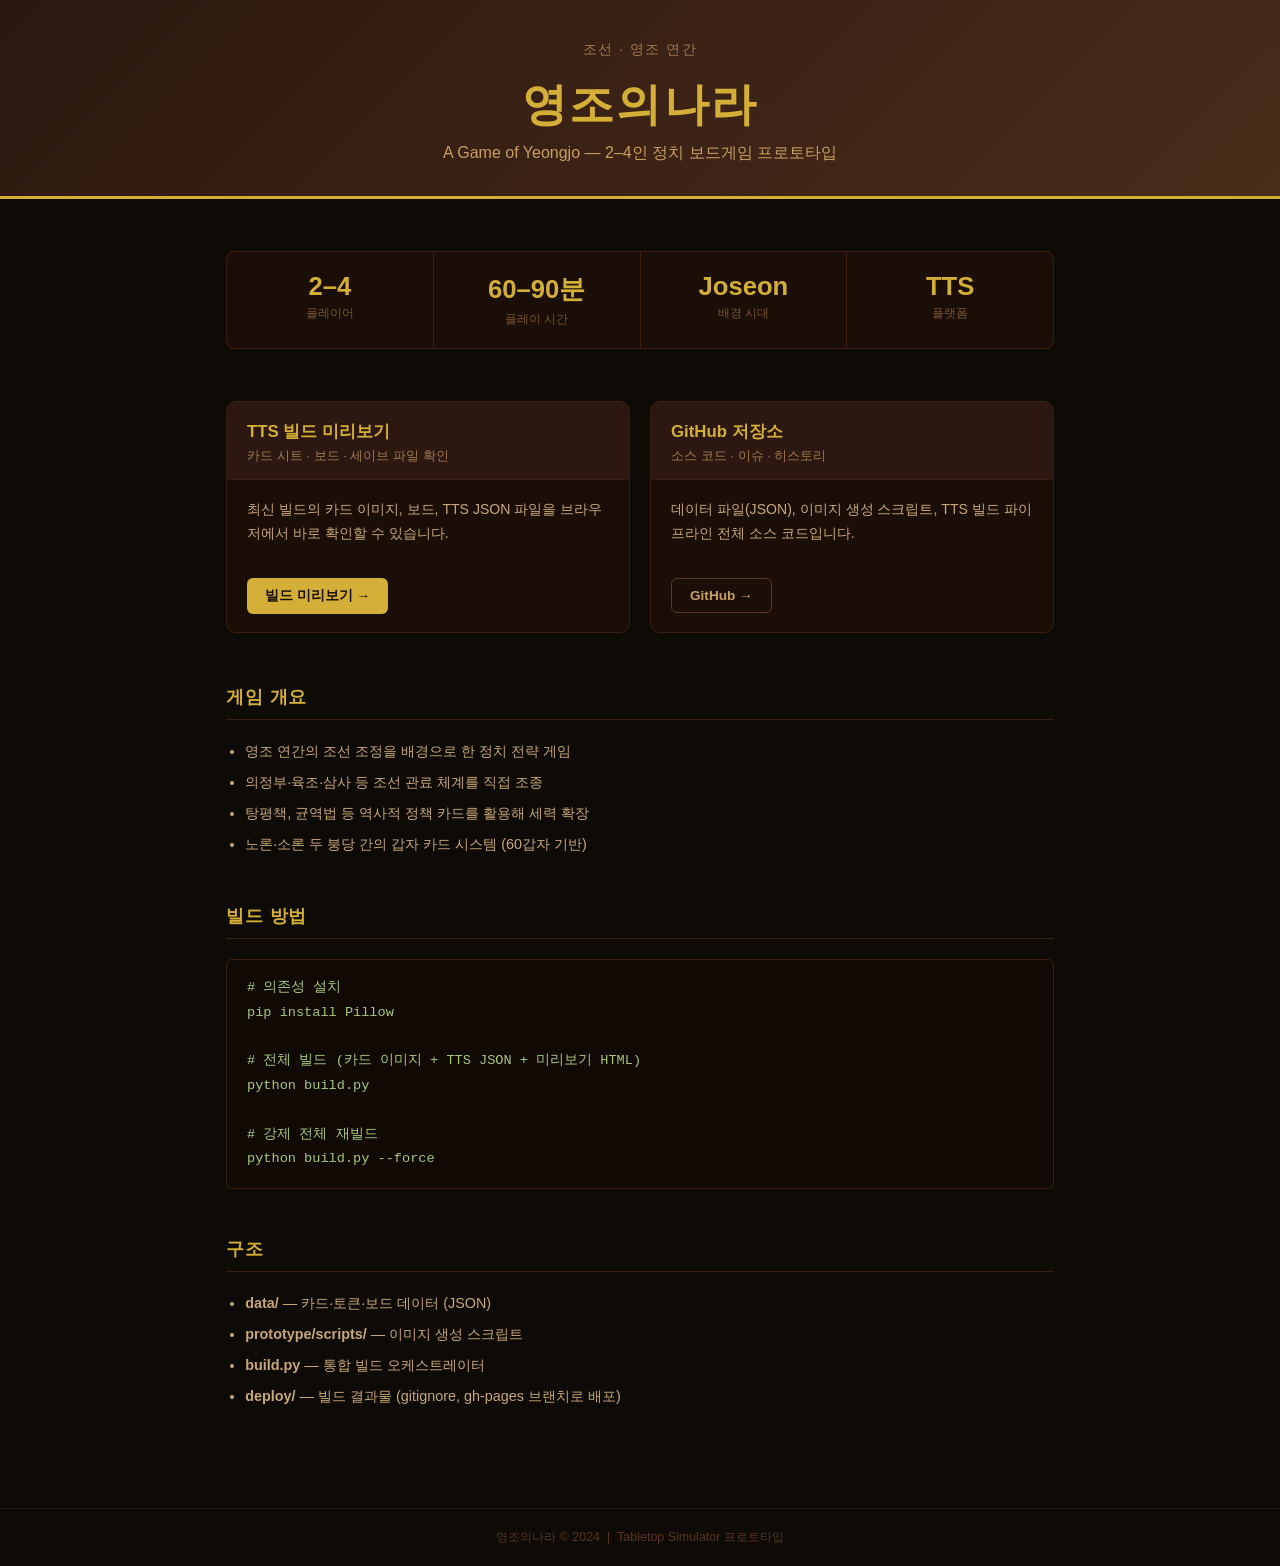
<file: index.html>
<!DOCTYPE html>
<html lang="ko">
<head>
  <meta charset="UTF-8">
  <meta name="viewport" content="width=device-width, initial-scale=1.0">
  <title>영조의나라 — 보드게임 프로젝트</title>
  <style>
    *, *::before, *::after { box-sizing: border-box; margin: 0; padding: 0; }

    body {
      font-family: 'Malgun Gothic', 'Noto Sans KR', sans-serif;
      background: #0e0a05;
      color: #e8d5b0;
      min-height: 100vh;
      display: flex;
      flex-direction: column;
    }

    header {
      background: linear-gradient(135deg, #2c1810 0%, #4a2c1a 100%);
      border-bottom: 3px solid #d4af37;
      padding: 40px 48px 32px;
      text-align: center;
    }
    header .subtitle { color: #a07850; font-size: 0.9rem; margin-bottom: 16px; letter-spacing: 0.1em; }
    header h1 { font-size: 2.8rem; color: #d4af37; margin-bottom: 8px; letter-spacing: 0.05em; }
    header .tagline { color: #c8a060; font-size: 1rem; margin-top: 8px; }

    main { flex: 1; max-width: 900px; margin: 0 auto; padding: 52px 36px; width: 100%; }

    .info-grid {
      display: grid;
      grid-template-columns: repeat(auto-fit, minmax(200px, 1fr));
      gap: 1px;
      background: #3a1f10;
      border: 1px solid #3a1f10;
      border-radius: 8px;
      overflow: hidden;
      margin-bottom: 52px;
    }
    .info-cell {
      background: #1a0e06;
      padding: 20px 24px;
      text-align: center;
    }
    .info-value { font-size: 1.6rem; font-weight: 700; color: #d4af37; }
    .info-label { font-size: 0.78rem; color: #7a5530; margin-top: 4px; }

    .card-grid {
      display: grid;
      grid-template-columns: repeat(auto-fit, minmax(280px, 1fr));
      gap: 20px;
      margin-bottom: 52px;
    }
    .card {
      background: #1a0e06;
      border: 1px solid #3a1f10;
      border-radius: 10px;
      overflow: hidden;
      transition: border-color 0.2s;
    }
    .card:hover { border-color: #d4af37; }
    .card-top {
      background: #2c1810;
      padding: 18px 20px 14px;
      border-bottom: 1px solid #3a1f10;
    }
    .card-top h2 { font-size: 1.05rem; color: #d4af37; margin-bottom: 4px; }
    .card-top .desc { font-size: 0.82rem; color: #a07850; }
    .card-body { padding: 18px 20px; font-size: 0.88rem; color: #c8a878; line-height: 1.7; }
    .card-foot { padding: 14px 20px 18px; }
    .btn {
      display: inline-block;
      padding: 9px 18px;
      border-radius: 6px;
      font-size: 0.85rem;
      text-decoration: none;
      font-weight: 600;
      transition: opacity 0.15s;
    }
    .btn:hover { opacity: 0.82; }
    .btn-gold  { background: #d4af37; color: #1a0e06; }
    .btn-ghost { border: 1px solid #5a3520; color: #c8a060; }

    section { margin-bottom: 48px; }
    section h2 {
      font-size: 1.1rem;
      color: #d4af37;
      border-bottom: 1px solid #3a1f10;
      padding-bottom: 10px;
      margin-bottom: 20px;
      letter-spacing: 0.05em;
    }
    ul { padding-left: 1.2em; }
    li { margin-bottom: 8px; font-size: 0.9rem; color: #c8a878; line-height: 1.6; }

    .code-block {
      background: #110a04;
      border: 1px solid #3a1f10;
      border-radius: 6px;
      padding: 16px 20px;
      font-family: 'Consolas', 'Courier New', monospace;
      font-size: 0.85rem;
      color: #a8c878;
      line-height: 1.8;
    }

    footer {
      text-align: center;
      padding: 20px;
      font-size: 0.78rem;
      color: #5a3520;
      border-top: 1px solid #2a1508;
    }
  </style>
</head>
<body>

<header>
  <div class="subtitle">조선 · 영조 연간</div>
  <h1>영조의나라</h1>
  <div class="tagline">A Game of Yeongjo — 2–4인 정치 보드게임 프로토타입</div>
</header>

<main>

  <div class="info-grid">
    <div class="info-cell">
      <div class="info-value">2–4</div>
      <div class="info-label">플레이어</div>
    </div>
    <div class="info-cell">
      <div class="info-value">60–90분</div>
      <div class="info-label">플레이 시간</div>
    </div>
    <div class="info-cell">
      <div class="info-value">Joseon</div>
      <div class="info-label">배경 시대</div>
    </div>
    <div class="info-cell">
      <div class="info-value">TTS</div>
      <div class="info-label">플랫폼</div>
    </div>
  </div>

  <div class="card-grid">
    <div class="card">
      <div class="card-top">
        <h2>TTS 빌드 미리보기</h2>
        <div class="desc">카드 시트 · 보드 · 세이브 파일 확인</div>
      </div>
      <div class="card-body">
        최신 빌드의 카드 이미지, 보드, TTS JSON 파일을
        브라우저에서 바로 확인할 수 있습니다.
      </div>
      <div class="card-foot">
        <a href="./preview.html" class="btn btn-gold">
          빌드 미리보기 →
        </a>
      </div>
    </div>

    <div class="card">
      <div class="card-top">
        <h2>GitHub 저장소</h2>
        <div class="desc">소스 코드 · 이슈 · 히스토리</div>
      </div>
      <div class="card-body">
        데이터 파일(JSON), 이미지 생성 스크립트,
        TTS 빌드 파이프라인 전체 소스 코드입니다.
      </div>
      <div class="card-foot">
        <a href="https://github.com/darkavengerk/aGameOfYJ" class="btn btn-ghost" target="_blank">
          GitHub →
        </a>
      </div>
    </div>
  </div>

  <section>
    <h2>게임 개요</h2>
    <ul>
      <li>영조 연간의 조선 조정을 배경으로 한 정치 전략 게임</li>
      <li>의정부·육조·삼사 등 조선 관료 체계를 직접 조종</li>
      <li>탕평책, 균역법 등 역사적 정책 카드를 활용해 세력 확장</li>
      <li>노론·소론 두 붕당 간의 갑자 카드 시스템 (60갑자 기반)</li>
    </ul>
  </section>

  <section>
    <h2>빌드 방법</h2>
    <div class="code-block">
# 의존성 설치<br>
pip install Pillow<br>
<br>
# 전체 빌드 (카드 이미지 + TTS JSON + 미리보기 HTML)<br>
python build.py<br>
<br>
# 강제 전체 재빌드<br>
python build.py --force
    </div>
  </section>

  <section>
    <h2>구조</h2>
    <ul>
      <li><strong>data/</strong> — 카드·토큰·보드 데이터 (JSON)</li>
      <li><strong>prototype/scripts/</strong> — 이미지 생성 스크립트</li>
      <li><strong>build.py</strong> — 통합 빌드 오케스트레이터</li>
      <li><strong>deploy/</strong> — 빌드 결과물 (gitignore, gh-pages 브랜치로 배포)</li>
    </ul>
  </section>

</main>

<footer>
  영조의나라 &copy; 2024 &nbsp;|&nbsp; Tabletop Simulator 프로토타입
</footer>

</body>
</html>
</file>
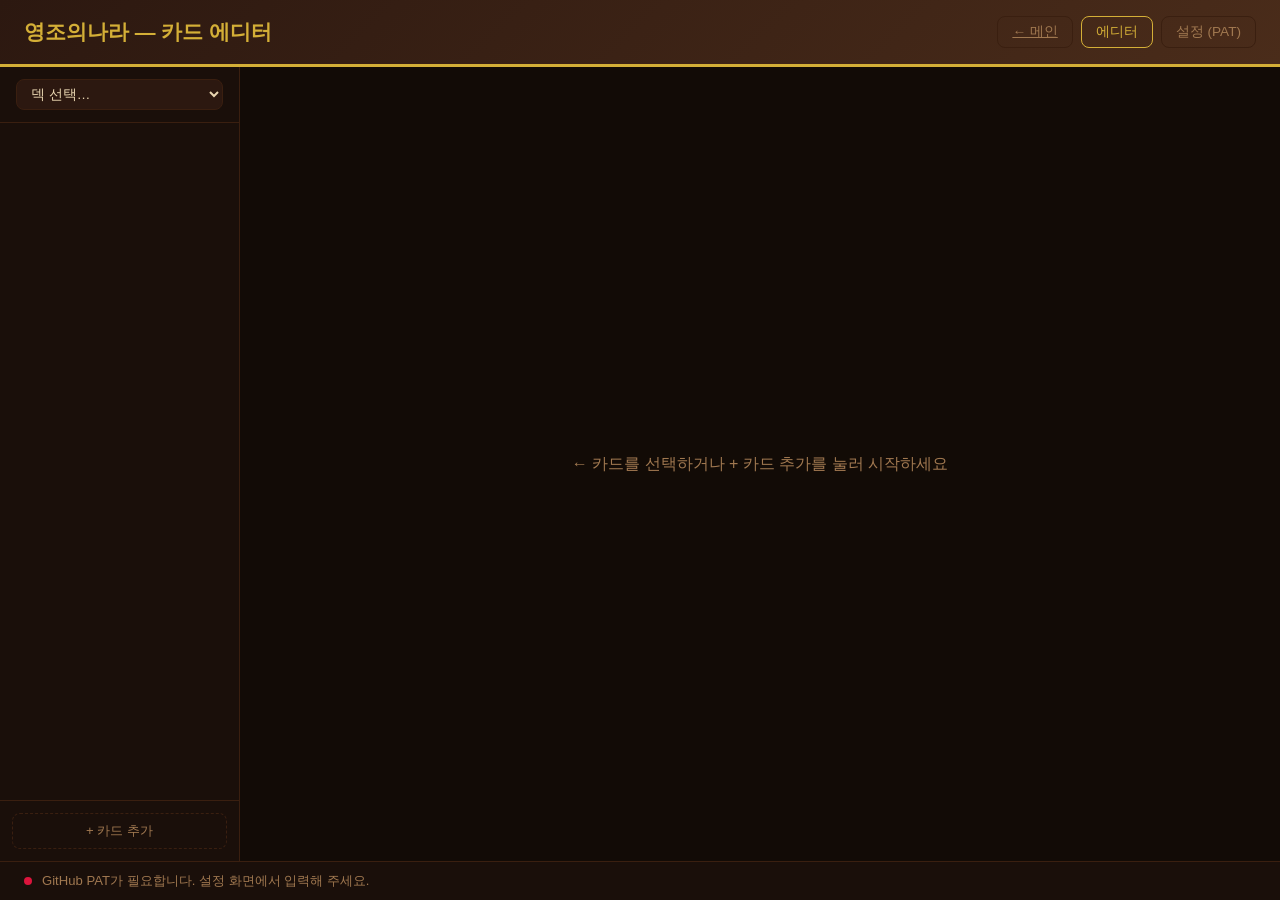
<file: editor/index.html>
<!DOCTYPE html>
<html lang="ko">
<head>
  <meta charset="UTF-8">
  <meta name="viewport" content="width=device-width, initial-scale=1.0">
  <title>영조의나라 — 카드 에디터</title>
  <link rel="stylesheet" href="editor.css">
</head>
<body>

<!-- ── 헤더 ─────────────────────────────────────────────────── -->
<header>
  <h1>영조의나라 — 카드 에디터</h1>
  <nav class="header-nav">
    <a href="../index.html" class="nav-btn">← 메인</a>
    <button id="nav-editor"   class="nav-btn active">에디터</button>
    <button id="nav-settings" class="nav-btn">설정 (PAT)</button>
  </nav>
</header>

<!-- ── 에디터 뷰 ─────────────────────────────────────────────── -->
<div class="app" id="editor-view">

  <!-- 사이드바 -->
  <aside class="sidebar">
    <div class="sidebar-header">
      <select id="deck-select" class="deck-select">
        <option disabled selected>덱 선택…</option>
      </select>
    </div>
    <div id="card-list" class="card-list"></div>
    <div class="sidebar-footer">
      <button class="add-btn" onclick="editor.addCard()">+ 카드 추가</button>
    </div>
  </aside>

  <!-- 에디터 메인 -->
  <main class="editor-main">

    <div id="editor-placeholder" class="editor-placeholder">
      ← 카드를 선택하거나 + 카드 추가를 눌러 시작하세요
    </div>

    <div id="card-form-wrap" class="hidden">
      <form id="card-form" class="card-form" onsubmit="return false">

        <!-- 갑자 카드 읽기 전용 정보 -->
        <div id="gapja-info" class="hidden">
          <div class="form-row">
            <label>카드 정보 (읽기 전용)</label>
            <div id="f-gapja-info" class="form-control"
                 style="background:transparent; border-color: var(--border); color:var(--muted); cursor:default;"></div>
          </div>
        </div>

        <!-- 제목 (표준 카드만) -->
        <div id="title-row" class="form-row">
          <label>제목</label>
          <input id="f-title" class="form-control" oninput="editor.markDirty()">
        </div>

        <!-- 메인 텍스트 (모든 카드 공통) -->
        <div class="form-row">
          <label>카드 텍스트 (main_text)</label>
          <textarea id="f-main-text" class="form-control" rows="6"
                    oninput="editor.markDirty()"
                    placeholder="카드에 표시될 능력/설명 텍스트를 입력하세요"></textarea>
        </div>

        <!-- 액션 버튼 -->
        <div class="form-actions">
          <button type="button" class="btn btn-secondary"
                  onclick="editor.discardChanges()">취소</button>
          <button type="button" id="publish-btn" class="btn btn-primary"
                  onclick="editor.publish()">발행</button>
          <button type="button" class="btn btn-danger"
                  onclick="editor.deleteCard()">삭제</button>
        </div>

      </form>
    </div>

  </main>
</div>

<!-- ── 설정 뷰 ───────────────────────────────────────────────── -->
<div id="settings-view" class="hidden" style="padding: 24px;">
  <div>
    <h2>GitHub PAT 설정</h2>
    <p style="margin-top:12px; margin-bottom:16px; color:var(--muted); font-size:.88rem; line-height:1.7;">
      카드 데이터를 저장하려면 GitHub Personal Access Token이 필요합니다.<br>
      <a href="https://github.com/settings/tokens/new" target="_blank" rel="noopener">
        GitHub → Settings → Developer settings → Personal access tokens
      </a>에서 발급하고,<br>
      권한: <code>Contents: write</code> 을 선택하세요.
    </p>

    <div class="form-row">
      <label>Personal Access Token</label>
      <input id="token-input" type="password" class="form-control"
             placeholder="ghp_xxxxxxxxxxxxxxxxxxxx">
      <p style="margin-top:6px; font-size:.78rem; color:var(--muted);">
        ⚠ 토큰은 이 브라우저 세션에만 저장됩니다 (sessionStorage).
        코드에 절대 포함하지 마세요.
      </p>
    </div>

    <div class="form-actions" style="margin-top:20px; padding-top:0; border:none;">
      <button type="button" id="save-token-btn" class="btn btn-primary">저장</button>
      <button type="button" id="clear-token-btn" class="btn btn-secondary">삭제</button>
    </div>
  </div>
</div>

<!-- ── 상태 바 ───────────────────────────────────────────────── -->
<footer class="status-bar">
  <div id="status-dot" class="status-dot"></div>
  <span id="status-text">준비 중…</span>
</footer>

<script src="editor.js"></script>
</body>
</html>
</file>
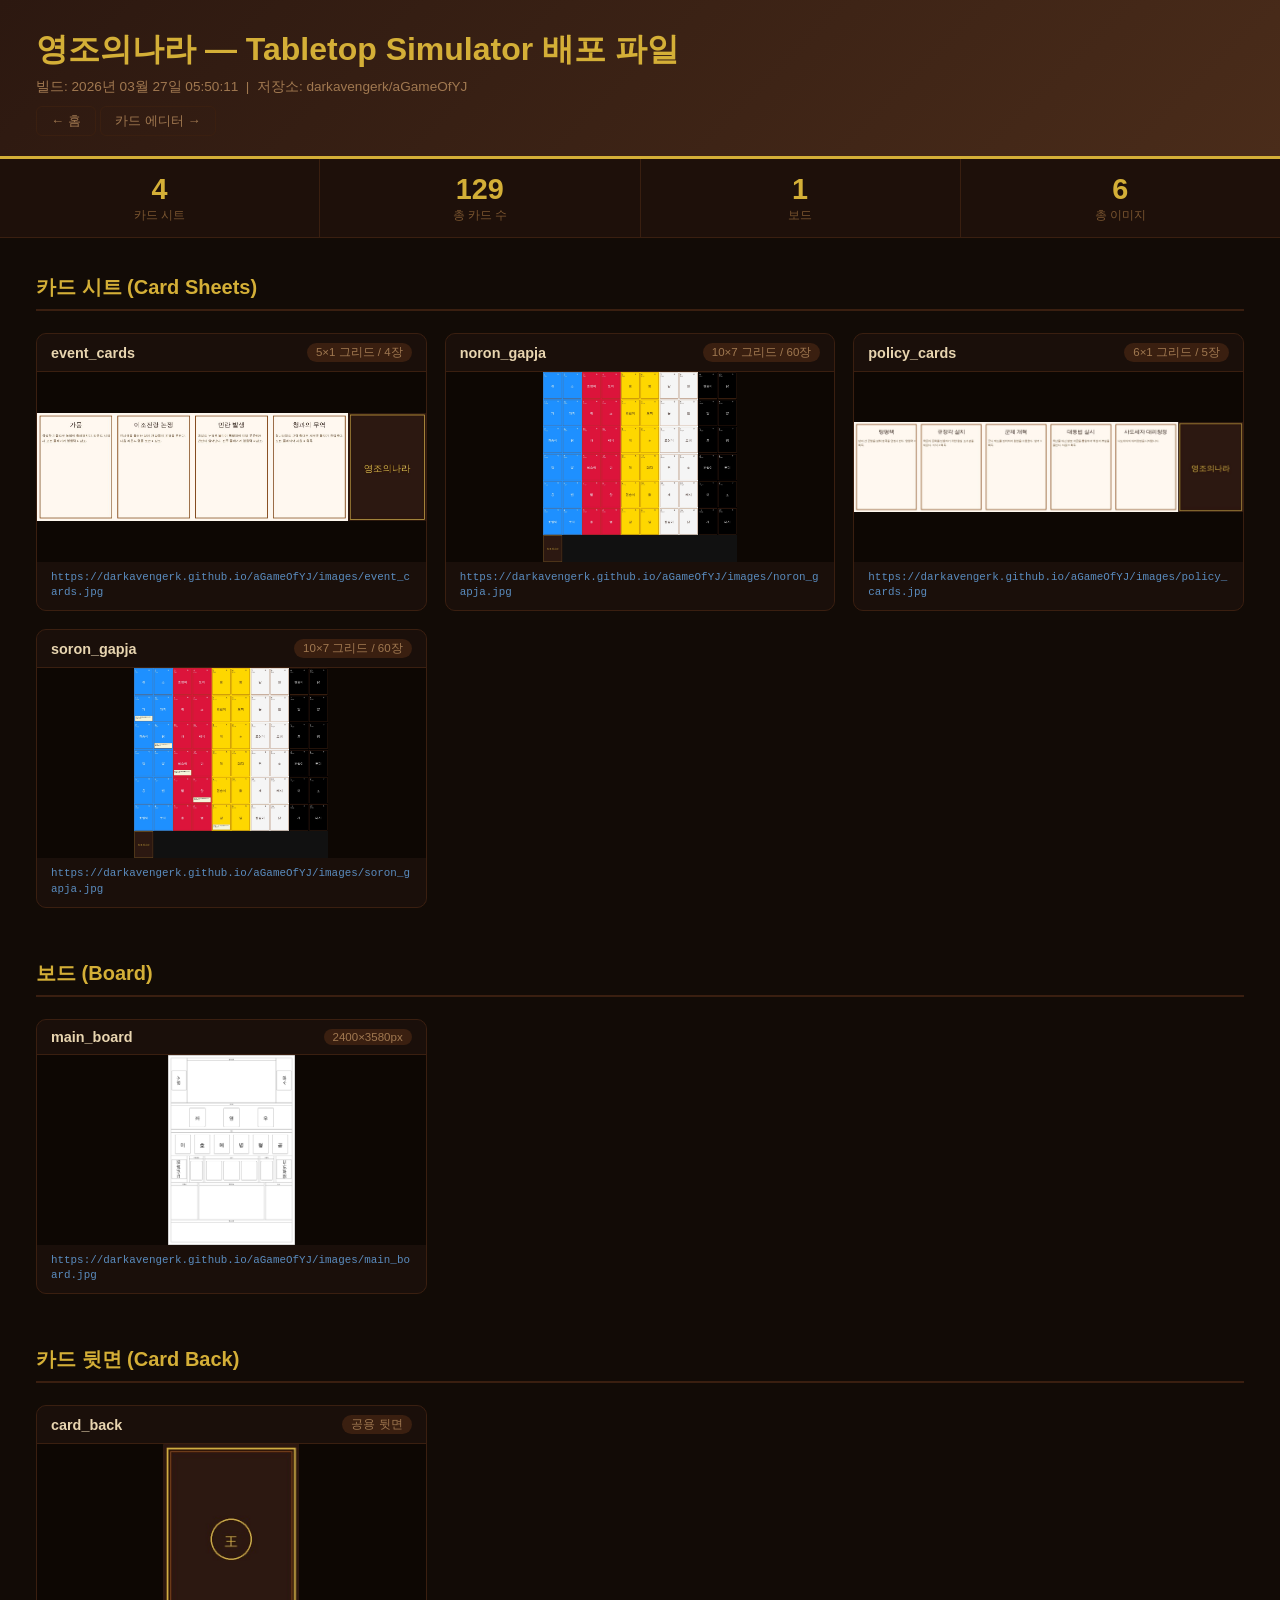
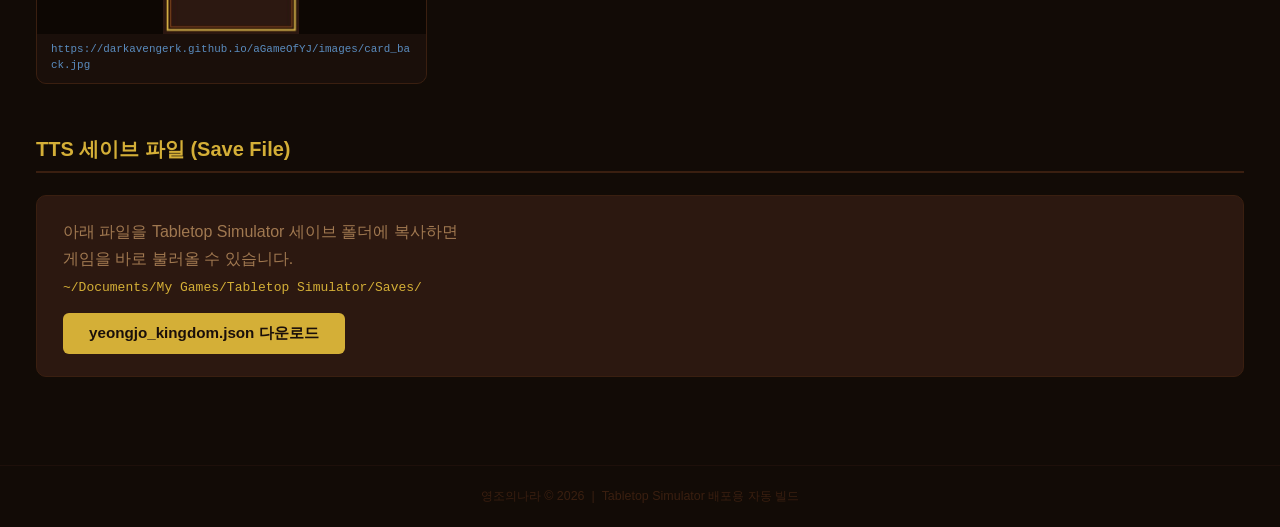
<file: preview.html>
<!DOCTYPE html>
<html lang="ko">
<head>
  <meta charset="UTF-8">
  <meta name="viewport" content="width=device-width, initial-scale=1.0">
  <title>영조의나라 — TTS 배포 파일</title>
  <style>
    *, *::before, *::after { box-sizing: border-box; margin: 0; padding: 0; }

    body {
      font-family: 'Malgun Gothic', 'Noto Sans KR', sans-serif;
      background: #120b06;
      color: #e8d5b0;
      min-height: 100vh;
    }

    /* ── 헤더 ── */
    header {
      background: linear-gradient(135deg, #2c1810 0%, #4a2c1a 100%);
      border-bottom: 3px solid #d4af37;
      padding: 28px 36px 20px;
    }
    header h1 { font-size: 2rem; color: #d4af37; margin-bottom: 6px; }
    header .meta { color: #a07850; font-size: 0.85rem; }

    /* ── 통계 바 ── */
    .stats-bar {
      display: flex;
      gap: 0;
      background: #1e100a;
      border-bottom: 1px solid #3a1f10;
    }
    .stat {
      flex: 1;
      display: flex;
      flex-direction: column;
      align-items: center;
      padding: 14px 0;
      border-right: 1px solid #3a1f10;
    }
    .stat:last-child { border-right: none; }
    .stat-value { font-size: 1.8rem; font-weight: 700; color: #d4af37; }
    .stat-label { font-size: 0.72rem; color: #7a5530; margin-top: 2px; }

    /* ── 메인 ── */
    main { padding: 36px; }

    section { margin-bottom: 52px; }
    section h2 {
      font-size: 1.25rem;
      color: #d4af37;
      border-bottom: 2px solid #3a1f10;
      padding-bottom: 8px;
      margin-bottom: 22px;
    }

    /* ── 그리드 ── */
    .grid {
      display: grid;
      grid-template-columns: repeat(auto-fill, minmax(300px, 1fr));
      gap: 18px;
    }

    /* ── 카드 아이템 ── */
    .card-item {
      background: #2c1810;
      border: 1px solid #3a1f10;
      border-radius: 10px;
      overflow: hidden;
      transition: border-color 0.2s, transform 0.15s;
    }
    .card-item:hover {
      border-color: #d4af37;
      transform: translateY(-2px);
    }

    .card-header {
      display: flex;
      justify-content: space-between;
      align-items: center;
      padding: 9px 14px;
      background: #1a0f0a;
      border-bottom: 1px solid #3a1f10;
    }
    .item-name { font-weight: 700; font-size: 0.9rem; }
    .item-badge {
      font-size: 0.72rem;
      color: #a07850;
      background: #3a1f10;
      padding: 2px 9px;
      border-radius: 12px;
      white-space: nowrap;
    }

    .card-item a { display: block; }
    .card-item img {
      width: 100%;
      height: 190px;
      object-fit: contain;
      background: #0d0703;
      display: block;
      transition: opacity 0.15s;
    }
    .card-item a:hover img { opacity: 0.85; }

    .card-footer {
      padding: 8px 14px 10px;
      background: #1a0f0a;
    }
    .card-footer code {
      font-size: 0.68rem;
      color: #5a8cbf;
      word-break: break-all;
      display: block;
      line-height: 1.4;
    }

    /* ── JSON 섹션 ── */
    .json-box {
      background: #2c1810;
      border: 1px solid #3a1f10;
      border-radius: 10px;
      padding: 22px 26px;
    }
    .json-box p { color: #a07850; margin-bottom: 14px; line-height: 1.7; }
    .json-box code { color: #d4af37; }
    .dl-btn {
      display: inline-block;
      background: #d4af37;
      color: #1a0f0a;
      text-decoration: none;
      padding: 10px 26px;
      border-radius: 6px;
      font-weight: 700;
      font-size: 0.95rem;
      transition: background 0.2s;
    }
    .dl-btn:hover { background: #f0d060; }

    /* ── 헤더 내비 ── */
    .header-nav {
      margin-top: 10px;
    }
    .nav-link {
      display: inline-block;
      border: 1px solid #3a1f10;
      color: #a07850;
      text-decoration: none;
      padding: 5px 14px;
      border-radius: 6px;
      font-size: 0.82rem;
      transition: border-color .2s, color .2s;
    }
    .nav-link:hover {
      border-color: #d4af37;
      color: #d4af37;
    }

    /* ── 푸터 ── */
    footer {
      text-align: center;
      padding: 22px;
      color: #3a1f10;
      font-size: 0.78rem;
      border-top: 1px solid #1e100a;
    }
  </style>
</head>
<body>

<header>
  <h1>영조의나라 — Tabletop Simulator 배포 파일</h1>
  <div class="meta">
    빌드: 2026년 03월 27일 05:50:11 &nbsp;|&nbsp;
    저장소: darkavengerk/aGameOfYJ
  </div>
  <nav class="header-nav">
    <a href="./index.html" class="nav-link">← 홈</a>
    <a href="editor/index.html" class="nav-link">카드 에디터 →</a>
  </nav>
</header>

<div class="stats-bar">
  <div class="stat">
    <span class="stat-value">4</span>
    <span class="stat-label">카드 시트</span>
  </div>
  <div class="stat">
    <span class="stat-value">129</span>
    <span class="stat-label">총 카드 수</span>
  </div>
  <div class="stat">
    <span class="stat-value">1</span>
    <span class="stat-label">보드</span>
  </div>
  <div class="stat">
    <span class="stat-value">6</span>
    <span class="stat-label">총 이미지</span>
  </div>
</div>

<main>

  <section>
    <h2>카드 시트 (Card Sheets)</h2>
    <div class="grid">
      
        <div class="card-item">
          <div class="card-header">
            <span class="item-name">event_cards</span>
            <span class="item-badge">5×1 그리드 / 4장</span>
          </div>
          <a href="images/event_cards.jpg" target="_blank" title="클릭하면 원본 크기로 열림">
            <img src="images/event_cards.jpg" alt="event_cards" loading="lazy">
          </a>
          <div class="card-footer">
            <code>https://darkavengerk.github.io/aGameOfYJ/images/event_cards.jpg</code>
          </div>
        </div>
        <div class="card-item">
          <div class="card-header">
            <span class="item-name">noron_gapja</span>
            <span class="item-badge">10×7 그리드 / 60장</span>
          </div>
          <a href="images/noron_gapja.jpg" target="_blank" title="클릭하면 원본 크기로 열림">
            <img src="images/noron_gapja.jpg" alt="noron_gapja" loading="lazy">
          </a>
          <div class="card-footer">
            <code>https://darkavengerk.github.io/aGameOfYJ/images/noron_gapja.jpg</code>
          </div>
        </div>
        <div class="card-item">
          <div class="card-header">
            <span class="item-name">policy_cards</span>
            <span class="item-badge">6×1 그리드 / 5장</span>
          </div>
          <a href="images/policy_cards.jpg" target="_blank" title="클릭하면 원본 크기로 열림">
            <img src="images/policy_cards.jpg" alt="policy_cards" loading="lazy">
          </a>
          <div class="card-footer">
            <code>https://darkavengerk.github.io/aGameOfYJ/images/policy_cards.jpg</code>
          </div>
        </div>
        <div class="card-item">
          <div class="card-header">
            <span class="item-name">soron_gapja</span>
            <span class="item-badge">10×7 그리드 / 60장</span>
          </div>
          <a href="images/soron_gapja.jpg" target="_blank" title="클릭하면 원본 크기로 열림">
            <img src="images/soron_gapja.jpg" alt="soron_gapja" loading="lazy">
          </a>
          <div class="card-footer">
            <code>https://darkavengerk.github.io/aGameOfYJ/images/soron_gapja.jpg</code>
          </div>
        </div>
    </div>
  </section>

  <section>
    <h2>보드 (Board)</h2>
    <div class="grid">
      
        <div class="card-item">
          <div class="card-header">
            <span class="item-name">main_board</span>
            <span class="item-badge">2400×3580px</span>
          </div>
          <a href="images/main_board.jpg" target="_blank" title="클릭하면 원본 크기로 열림">
            <img src="images/main_board.jpg" alt="main_board" loading="lazy">
          </a>
          <div class="card-footer">
            <code>https://darkavengerk.github.io/aGameOfYJ/images/main_board.jpg</code>
          </div>
        </div>
    </div>
  </section>

  <section>
    <h2>카드 뒷면 (Card Back)</h2>
    <div class="grid">
      <div class="card-item">
        <div class="card-header">
          <span class="item-name">card_back</span>
          <span class="item-badge">공용 뒷면</span>
        </div>
        <a href="images/card_back.jpg" target="_blank">
          <img src="images/card_back.jpg" alt="card_back" loading="lazy">
        </a>
        <div class="card-footer">
          <code>https://darkavengerk.github.io/aGameOfYJ/images/card_back.jpg</code>
        </div>
      </div>
    </div>
  </section>

  <section>
    <h2>TTS 세이브 파일 (Save File)</h2>
    <div class="json-box">
      <p>
        아래 파일을 Tabletop Simulator 세이브 폴더에 복사하면<br>
        게임을 바로 불러올 수 있습니다.<br>
        <code>~/Documents/My Games/Tabletop Simulator/Saves/</code>
      </p>
      <a href="yeongjo_kingdom.json" download class="dl-btn">
        yeongjo_kingdom.json 다운로드
      </a>
    </div>
  </section>

</main>

<footer>
  영조의나라 &copy; 2026 &nbsp;|&nbsp;
  Tabletop Simulator 배포용 자동 빌드
</footer>

</body>
</html>
</file>
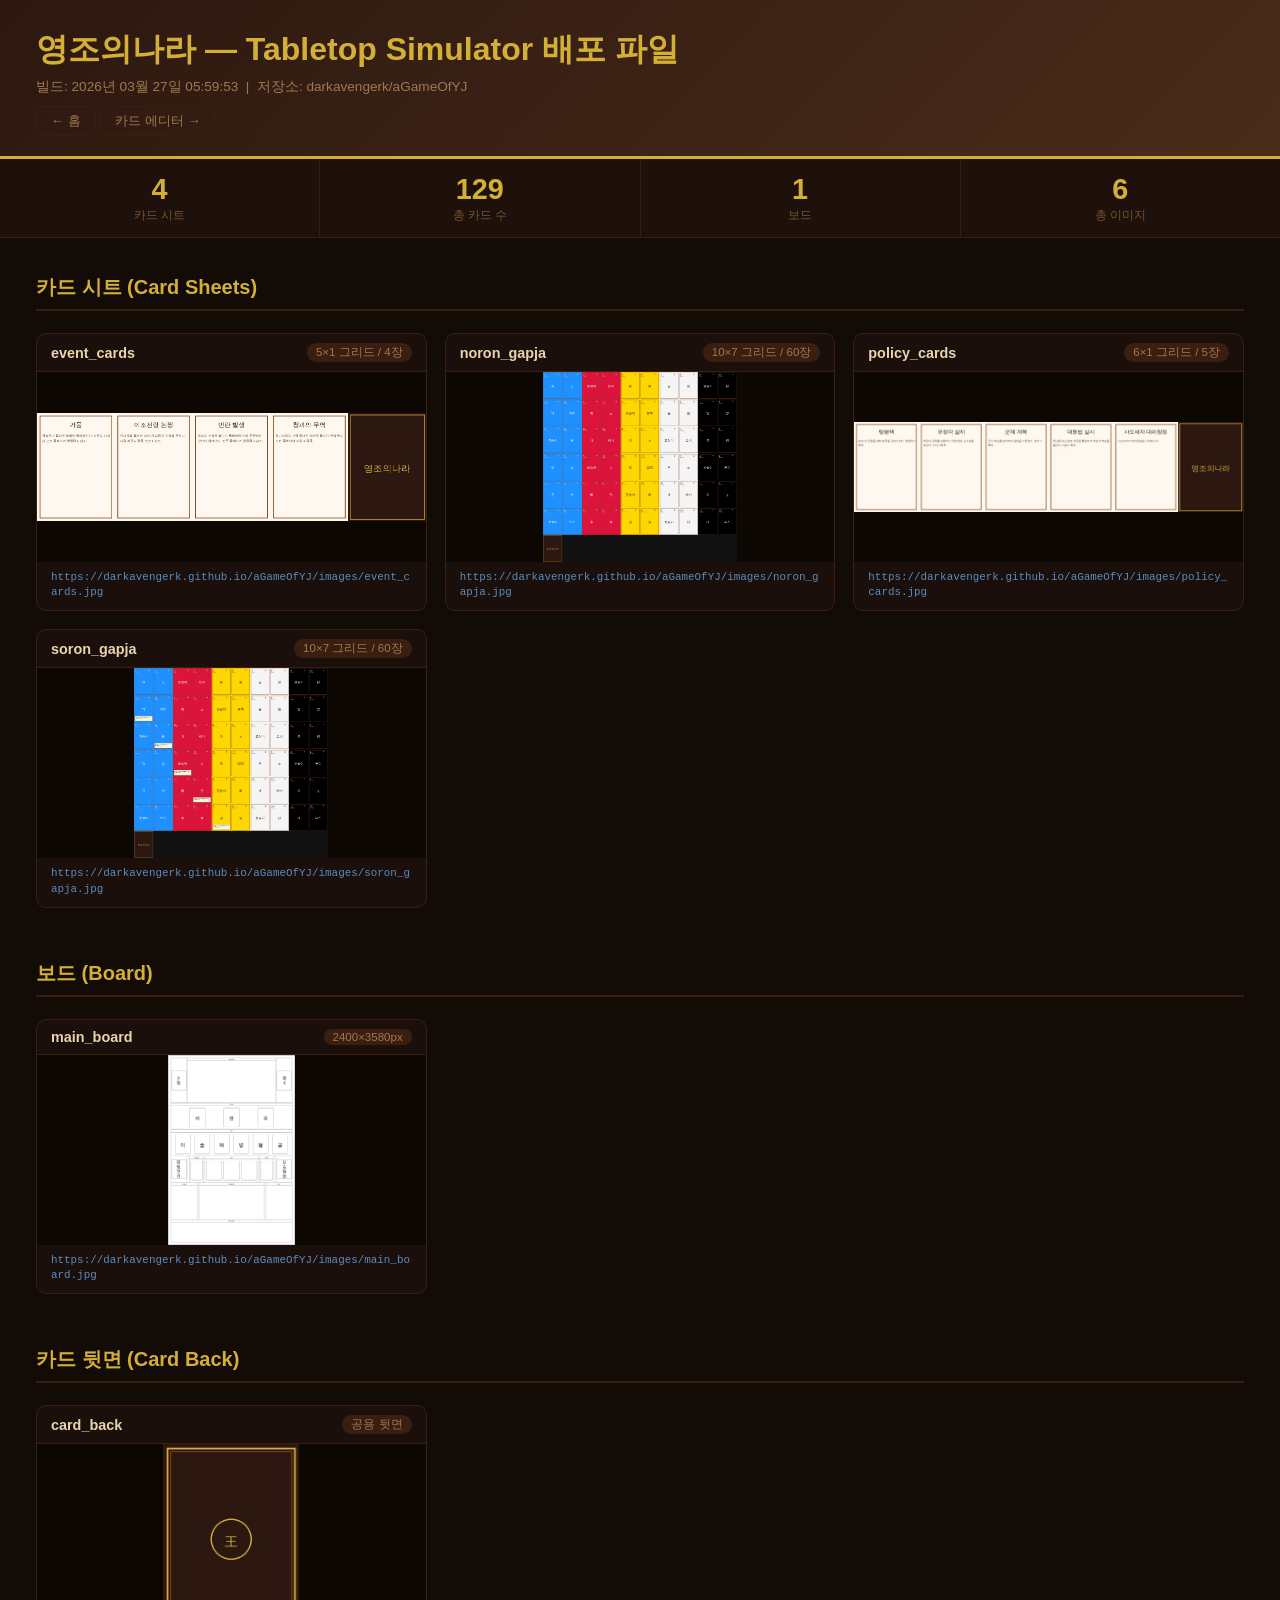
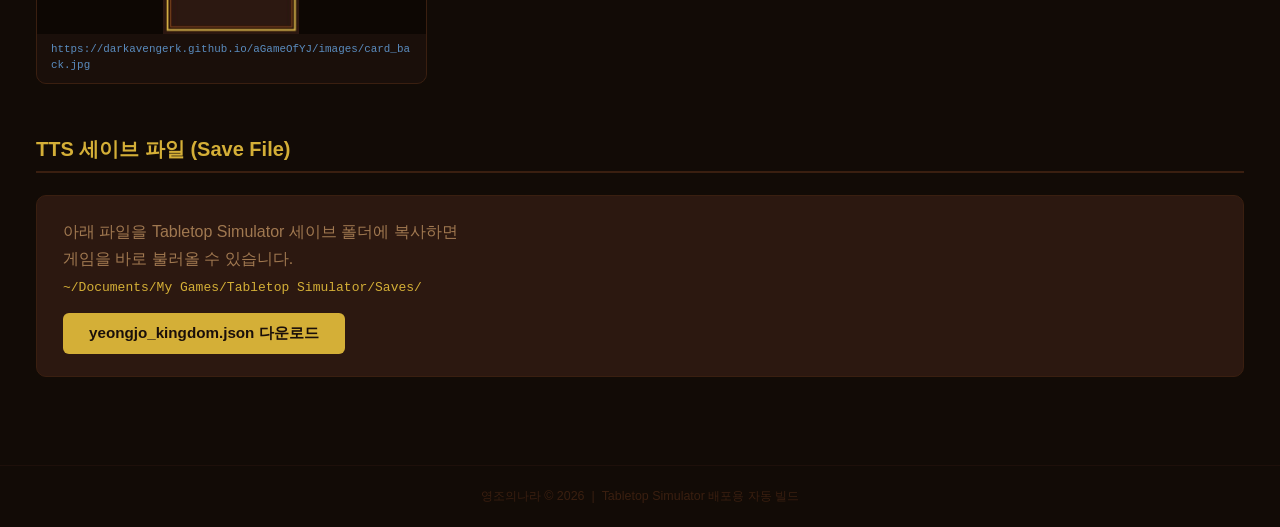
<file: deploy/preview.html>
<!DOCTYPE html>
<html lang="ko">
<head>
  <meta charset="UTF-8">
  <meta name="viewport" content="width=device-width, initial-scale=1.0">
  <title>영조의나라 — TTS 배포 파일</title>
  <style>
    *, *::before, *::after { box-sizing: border-box; margin: 0; padding: 0; }

    body {
      font-family: 'Malgun Gothic', 'Noto Sans KR', sans-serif;
      background: #120b06;
      color: #e8d5b0;
      min-height: 100vh;
    }

    /* ── 헤더 ── */
    header {
      background: linear-gradient(135deg, #2c1810 0%, #4a2c1a 100%);
      border-bottom: 3px solid #d4af37;
      padding: 28px 36px 20px;
    }
    header h1 { font-size: 2rem; color: #d4af37; margin-bottom: 6px; }
    header .meta { color: #a07850; font-size: 0.85rem; }

    /* ── 통계 바 ── */
    .stats-bar {
      display: flex;
      gap: 0;
      background: #1e100a;
      border-bottom: 1px solid #3a1f10;
    }
    .stat {
      flex: 1;
      display: flex;
      flex-direction: column;
      align-items: center;
      padding: 14px 0;
      border-right: 1px solid #3a1f10;
    }
    .stat:last-child { border-right: none; }
    .stat-value { font-size: 1.8rem; font-weight: 700; color: #d4af37; }
    .stat-label { font-size: 0.72rem; color: #7a5530; margin-top: 2px; }

    /* ── 메인 ── */
    main { padding: 36px; }

    section { margin-bottom: 52px; }
    section h2 {
      font-size: 1.25rem;
      color: #d4af37;
      border-bottom: 2px solid #3a1f10;
      padding-bottom: 8px;
      margin-bottom: 22px;
    }

    /* ── 그리드 ── */
    .grid {
      display: grid;
      grid-template-columns: repeat(auto-fill, minmax(300px, 1fr));
      gap: 18px;
    }

    /* ── 카드 아이템 ── */
    .card-item {
      background: #2c1810;
      border: 1px solid #3a1f10;
      border-radius: 10px;
      overflow: hidden;
      transition: border-color 0.2s, transform 0.15s;
    }
    .card-item:hover {
      border-color: #d4af37;
      transform: translateY(-2px);
    }

    .card-header {
      display: flex;
      justify-content: space-between;
      align-items: center;
      padding: 9px 14px;
      background: #1a0f0a;
      border-bottom: 1px solid #3a1f10;
    }
    .item-name { font-weight: 700; font-size: 0.9rem; }
    .item-badge {
      font-size: 0.72rem;
      color: #a07850;
      background: #3a1f10;
      padding: 2px 9px;
      border-radius: 12px;
      white-space: nowrap;
    }

    .card-item a { display: block; }
    .card-item img {
      width: 100%;
      height: 190px;
      object-fit: contain;
      background: #0d0703;
      display: block;
      transition: opacity 0.15s;
    }
    .card-item a:hover img { opacity: 0.85; }

    .card-footer {
      padding: 8px 14px 10px;
      background: #1a0f0a;
    }
    .card-footer code {
      font-size: 0.68rem;
      color: #5a8cbf;
      word-break: break-all;
      display: block;
      line-height: 1.4;
    }

    /* ── JSON 섹션 ── */
    .json-box {
      background: #2c1810;
      border: 1px solid #3a1f10;
      border-radius: 10px;
      padding: 22px 26px;
    }
    .json-box p { color: #a07850; margin-bottom: 14px; line-height: 1.7; }
    .json-box code { color: #d4af37; }
    .dl-btn {
      display: inline-block;
      background: #d4af37;
      color: #1a0f0a;
      text-decoration: none;
      padding: 10px 26px;
      border-radius: 6px;
      font-weight: 700;
      font-size: 0.95rem;
      transition: background 0.2s;
    }
    .dl-btn:hover { background: #f0d060; }

    /* ── 헤더 내비 ── */
    .header-nav {
      margin-top: 10px;
    }
    .nav-link {
      display: inline-block;
      border: 1px solid #3a1f10;
      color: #a07850;
      text-decoration: none;
      padding: 5px 14px;
      border-radius: 6px;
      font-size: 0.82rem;
      transition: border-color .2s, color .2s;
    }
    .nav-link:hover {
      border-color: #d4af37;
      color: #d4af37;
    }

    /* ── 푸터 ── */
    footer {
      text-align: center;
      padding: 22px;
      color: #3a1f10;
      font-size: 0.78rem;
      border-top: 1px solid #1e100a;
    }
  </style>
</head>
<body>

<header>
  <h1>영조의나라 — Tabletop Simulator 배포 파일</h1>
  <div class="meta">
    빌드: 2026년 03월 27일 05:59:53 &nbsp;|&nbsp;
    저장소: darkavengerk/aGameOfYJ
  </div>
  <nav class="header-nav">
    <a href="./index.html" class="nav-link">← 홈</a>
    <a href="editor/index.html" class="nav-link">카드 에디터 →</a>
  </nav>
</header>

<div class="stats-bar">
  <div class="stat">
    <span class="stat-value">4</span>
    <span class="stat-label">카드 시트</span>
  </div>
  <div class="stat">
    <span class="stat-value">129</span>
    <span class="stat-label">총 카드 수</span>
  </div>
  <div class="stat">
    <span class="stat-value">1</span>
    <span class="stat-label">보드</span>
  </div>
  <div class="stat">
    <span class="stat-value">6</span>
    <span class="stat-label">총 이미지</span>
  </div>
</div>

<main>

  <section>
    <h2>카드 시트 (Card Sheets)</h2>
    <div class="grid">
      
        <div class="card-item">
          <div class="card-header">
            <span class="item-name">event_cards</span>
            <span class="item-badge">5×1 그리드 / 4장</span>
          </div>
          <a href="images/event_cards.jpg" target="_blank" title="클릭하면 원본 크기로 열림">
            <img src="images/event_cards.jpg" alt="event_cards" loading="lazy">
          </a>
          <div class="card-footer">
            <code>https://darkavengerk.github.io/aGameOfYJ/images/event_cards.jpg</code>
          </div>
        </div>
        <div class="card-item">
          <div class="card-header">
            <span class="item-name">noron_gapja</span>
            <span class="item-badge">10×7 그리드 / 60장</span>
          </div>
          <a href="images/noron_gapja.jpg" target="_blank" title="클릭하면 원본 크기로 열림">
            <img src="images/noron_gapja.jpg" alt="noron_gapja" loading="lazy">
          </a>
          <div class="card-footer">
            <code>https://darkavengerk.github.io/aGameOfYJ/images/noron_gapja.jpg</code>
          </div>
        </div>
        <div class="card-item">
          <div class="card-header">
            <span class="item-name">policy_cards</span>
            <span class="item-badge">6×1 그리드 / 5장</span>
          </div>
          <a href="images/policy_cards.jpg" target="_blank" title="클릭하면 원본 크기로 열림">
            <img src="images/policy_cards.jpg" alt="policy_cards" loading="lazy">
          </a>
          <div class="card-footer">
            <code>https://darkavengerk.github.io/aGameOfYJ/images/policy_cards.jpg</code>
          </div>
        </div>
        <div class="card-item">
          <div class="card-header">
            <span class="item-name">soron_gapja</span>
            <span class="item-badge">10×7 그리드 / 60장</span>
          </div>
          <a href="images/soron_gapja.jpg" target="_blank" title="클릭하면 원본 크기로 열림">
            <img src="images/soron_gapja.jpg" alt="soron_gapja" loading="lazy">
          </a>
          <div class="card-footer">
            <code>https://darkavengerk.github.io/aGameOfYJ/images/soron_gapja.jpg</code>
          </div>
        </div>
    </div>
  </section>

  <section>
    <h2>보드 (Board)</h2>
    <div class="grid">
      
        <div class="card-item">
          <div class="card-header">
            <span class="item-name">main_board</span>
            <span class="item-badge">2400×3580px</span>
          </div>
          <a href="images/main_board.jpg" target="_blank" title="클릭하면 원본 크기로 열림">
            <img src="images/main_board.jpg" alt="main_board" loading="lazy">
          </a>
          <div class="card-footer">
            <code>https://darkavengerk.github.io/aGameOfYJ/images/main_board.jpg</code>
          </div>
        </div>
    </div>
  </section>

  <section>
    <h2>카드 뒷면 (Card Back)</h2>
    <div class="grid">
      <div class="card-item">
        <div class="card-header">
          <span class="item-name">card_back</span>
          <span class="item-badge">공용 뒷면</span>
        </div>
        <a href="images/card_back.jpg" target="_blank">
          <img src="images/card_back.jpg" alt="card_back" loading="lazy">
        </a>
        <div class="card-footer">
          <code>https://darkavengerk.github.io/aGameOfYJ/images/card_back.jpg</code>
        </div>
      </div>
    </div>
  </section>

  <section>
    <h2>TTS 세이브 파일 (Save File)</h2>
    <div class="json-box">
      <p>
        아래 파일을 Tabletop Simulator 세이브 폴더에 복사하면<br>
        게임을 바로 불러올 수 있습니다.<br>
        <code>~/Documents/My Games/Tabletop Simulator/Saves/</code>
      </p>
      <a href="yeongjo_kingdom.json" download class="dl-btn">
        yeongjo_kingdom.json 다운로드
      </a>
    </div>
  </section>

</main>

<footer>
  영조의나라 &copy; 2026 &nbsp;|&nbsp;
  Tabletop Simulator 배포용 자동 빌드
</footer>

</body>
</html>
</file>
<file: editor/editor.css>
/* 영조의나라 — 웹 에디터 스타일 */

*, *::before, *::after { box-sizing: border-box; margin: 0; padding: 0; }

:root {
  --bg:         #120b06;
  --surface:    #2c1810;
  --surface2:   #1a0f0a;
  --border:     #3a1f10;
  --gold:       #d4af37;
  --text:       #e8d5b0;
  --muted:      #a07850;
  --danger:     #dc143c;
  --success:    #228b22;
  --radius:     8px;
}

body {
  font-family: 'Malgun Gothic', 'Noto Sans KR', sans-serif;
  background: var(--bg);
  color: var(--text);
  height: 100vh;
  overflow: hidden;
  display: flex;
  flex-direction: column;
}

/* ── 헤더 ──────────────────────────────────────────────────── */
header {
  background: linear-gradient(135deg, #2c1810 0%, #4a2c1a 100%);
  border-bottom: 3px solid var(--gold);
  padding: 16px 24px;
  display: flex;
  align-items: center;
  justify-content: space-between;
  gap: 16px;
}
header h1 { font-size: 1.3rem; color: var(--gold); }
.header-nav { display: flex; gap: 8px; }
.nav-btn {
  background: none;
  border: 1px solid var(--border);
  color: var(--muted);
  padding: 6px 14px;
  border-radius: var(--radius);
  cursor: pointer;
  font-size: 0.85rem;
  transition: border-color .2s, color .2s;
}
.nav-btn:hover, .nav-btn.active {
  border-color: var(--gold);
  color: var(--gold);
}

/* ── 레이아웃 ───────────────────────────────────────────────── */
.app { display: flex; flex: 1; overflow: hidden; min-height: 0; }

/* ── 사이드바 ───────────────────────────────────────────────── */
.sidebar {
  width: 240px;
  background: var(--surface2);
  border-right: 1px solid var(--border);
  display: flex;
  flex-direction: column;
  overflow: hidden;
}
.sidebar-header {
  padding: 12px 16px;
  border-bottom: 1px solid var(--border);
}
.deck-select {
  width: 100%;
  background: var(--surface);
  border: 1px solid var(--border);
  color: var(--text);
  padding: 6px 10px;
  border-radius: var(--radius);
  font-size: 0.85rem;
}
.card-list {
  flex: 1;
  overflow-y: auto;
  padding: 8px 0;
}
.card-list-item {
  padding: 9px 16px;
  cursor: pointer;
  font-size: 0.88rem;
  border-left: 3px solid transparent;
  transition: background .15s, border-color .15s;
}
.card-list-item:hover { background: var(--surface); }
.card-list-item.selected {
  background: var(--surface);
  border-left-color: var(--gold);
  color: var(--gold);
}
.sidebar-footer {
  padding: 12px;
  border-top: 1px solid var(--border);
}
.add-btn {
  width: 100%;
  background: none;
  border: 1px dashed var(--border);
  color: var(--muted);
  padding: 8px;
  border-radius: var(--radius);
  cursor: pointer;
  font-size: 0.82rem;
  transition: border-color .2s, color .2s;
}
.add-btn:hover { border-color: var(--gold); color: var(--gold); }

/* ── 에디터 메인 ────────────────────────────────────────────── */
.editor-main {
  flex: 1;
  overflow-y: auto;
  padding: 28px 32px;
}
.editor-placeholder {
  display: flex;
  align-items: center;
  justify-content: center;
  height: 100%;
  color: var(--muted);
  font-size: 1rem;
}

/* ── 폼 ─────────────────────────────────────────────────────── */
.card-form { max-width: 680px; }
.form-row { margin-bottom: 18px; }
.form-row label {
  display: block;
  font-size: 0.82rem;
  color: var(--muted);
  margin-bottom: 5px;
}
.form-control {
  width: 100%;
  background: var(--surface);
  border: 1px solid var(--border);
  color: var(--text);
  padding: 8px 12px;
  border-radius: var(--radius);
  font-size: 0.9rem;
  font-family: inherit;
  transition: border-color .2s;
}
.form-control:focus { outline: none; border-color: var(--gold); }
textarea.form-control { resize: vertical; min-height: 80px; }

.form-row-inline { display: flex; gap: 12px; }
.form-row-inline .form-row { flex: 1; margin-bottom: 0; }

/* ── 효과/비용 배열 ──────────────────────────────────────────── */
.array-section { margin-bottom: 18px; }
.array-label {
  font-size: 0.82rem;
  color: var(--muted);
  margin-bottom: 8px;
}
.array-item {
  display: flex;
  gap: 8px;
  align-items: center;
  background: var(--surface2);
  border: 1px solid var(--border);
  border-radius: var(--radius);
  padding: 8px 12px;
  margin-bottom: 6px;
}
.array-item select,
.array-item input[type=number] {
  background: var(--surface);
  border: 1px solid var(--border);
  color: var(--text);
  padding: 4px 8px;
  border-radius: 4px;
  font-size: 0.85rem;
}
.array-item input[type=number] { width: 70px; }
.rm-btn {
  background: none;
  border: none;
  color: var(--muted);
  cursor: pointer;
  font-size: 1rem;
  margin-left: auto;
  transition: color .2s;
}
.rm-btn:hover { color: var(--danger); }
.add-entry-btn {
  background: none;
  border: 1px dashed var(--border);
  color: var(--muted);
  padding: 5px 14px;
  border-radius: var(--radius);
  cursor: pointer;
  font-size: 0.8rem;
  transition: border-color .2s, color .2s;
}
.add-entry-btn:hover { border-color: var(--gold); color: var(--gold); }

/* ── 폼 액션 ────────────────────────────────────────────────── */
.form-actions {
  display: flex;
  gap: 10px;
  margin-top: 28px;
  padding-top: 20px;
  border-top: 1px solid var(--border);
}
.btn {
  padding: 9px 22px;
  border-radius: var(--radius);
  cursor: pointer;
  font-size: 0.9rem;
  font-family: inherit;
  font-weight: 600;
  transition: opacity .15s;
}
.btn:disabled { opacity: .45; cursor: not-allowed; }
.btn-primary {
  background: var(--gold);
  border: none;
  color: #1a0f0a;
}
.btn-primary:hover:not(:disabled) { background: #f0d060; }
.btn-secondary {
  background: none;
  border: 1px solid var(--border);
  color: var(--muted);
}
.btn-secondary:hover:not(:disabled) { border-color: var(--gold); color: var(--gold); }
.btn-danger {
  background: none;
  border: 1px solid var(--border);
  color: var(--danger);
  margin-left: auto;
}
.btn-danger:hover:not(:disabled) { border-color: var(--danger); }

/* ── 상태 표시 ──────────────────────────────────────────────── */
.status-bar {
  padding: 10px 24px;
  background: var(--surface2);
  border-top: 1px solid var(--border);
  font-size: 0.82rem;
  color: var(--muted);
  display: flex;
  align-items: center;
  gap: 10px;
  min-height: 38px;
}
.status-dot {
  width: 8px; height: 8px;
  border-radius: 50%;
  background: var(--muted);
  flex-shrink: 0;
}
.status-dot.ok     { background: var(--success); }
.status-dot.busy   { background: var(--gold); animation: pulse .8s infinite alternate; }
.status-dot.error  { background: var(--danger); }
@keyframes pulse { from { opacity: .4; } to { opacity: 1; } }

/* ── 토큰 설정 화면 ─────────────────────────────────────────── */
#settings-view {
  max-width: 520px;
  margin: 48px auto;
  padding: 32px;
  background: var(--surface);
  border: 1px solid var(--border);
  border-radius: var(--radius);
}
#settings-view h2 { font-size: 1.1rem; color: var(--gold); margin-bottom: 20px; }
#settings-view .hint {
  font-size: 0.8rem;
  color: var(--muted);
  margin-top: 6px;
  line-height: 1.6;
}
#settings-view a { color: var(--gold); }

/* ── 숨김 ───────────────────────────────────────────────────── */
.hidden { display: none !important; }
</file>
